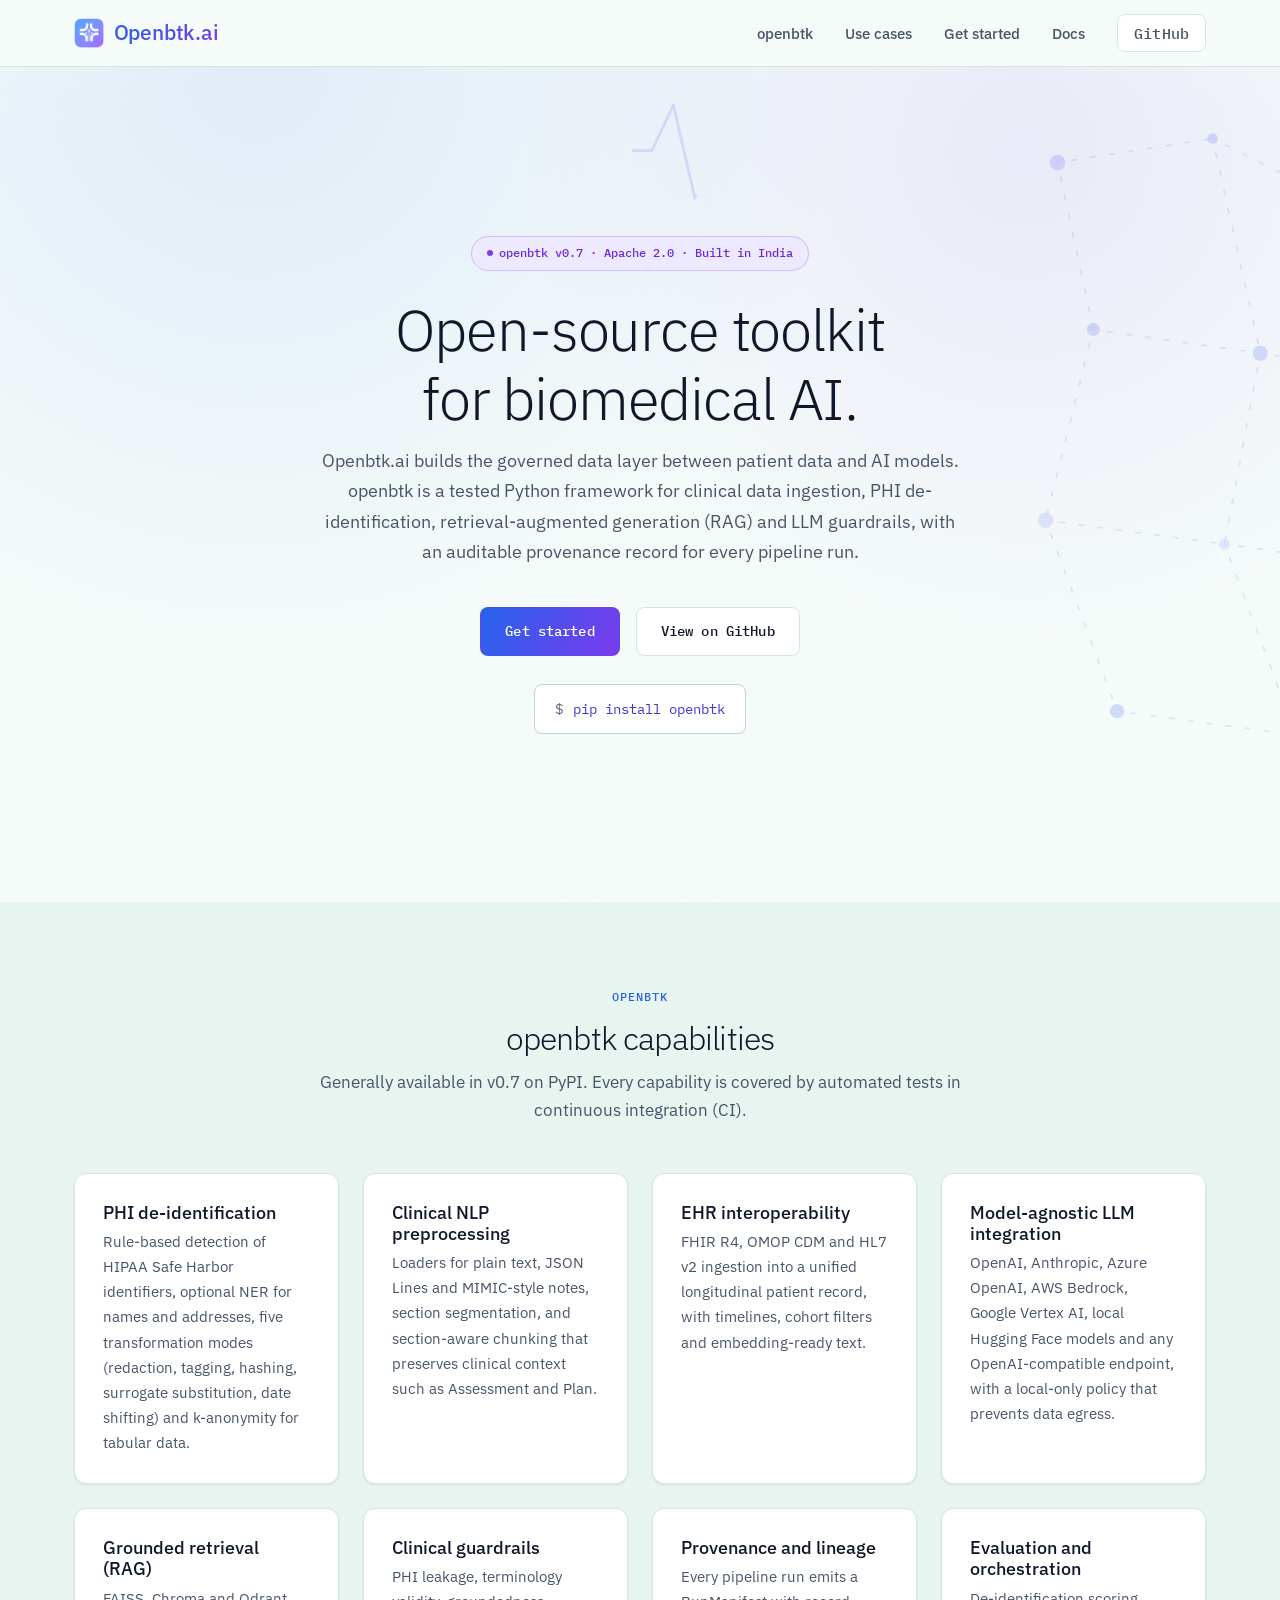
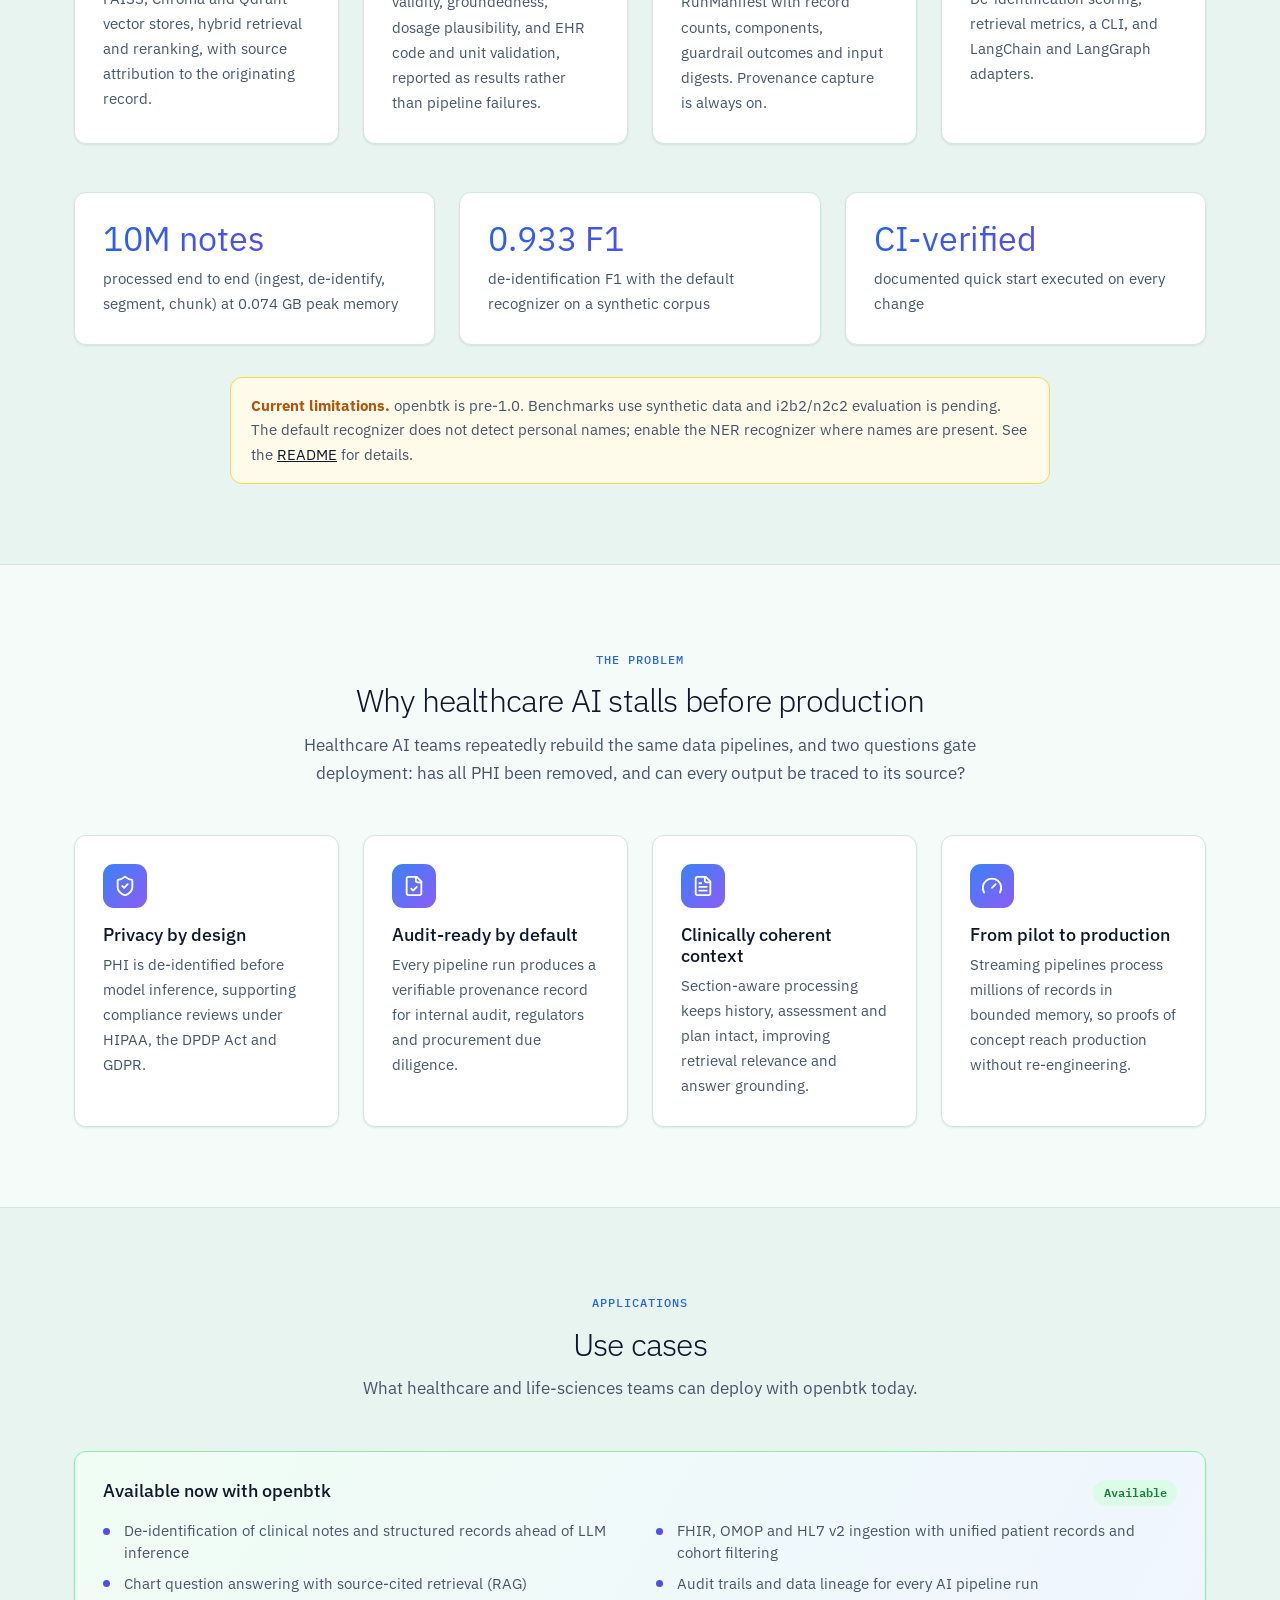
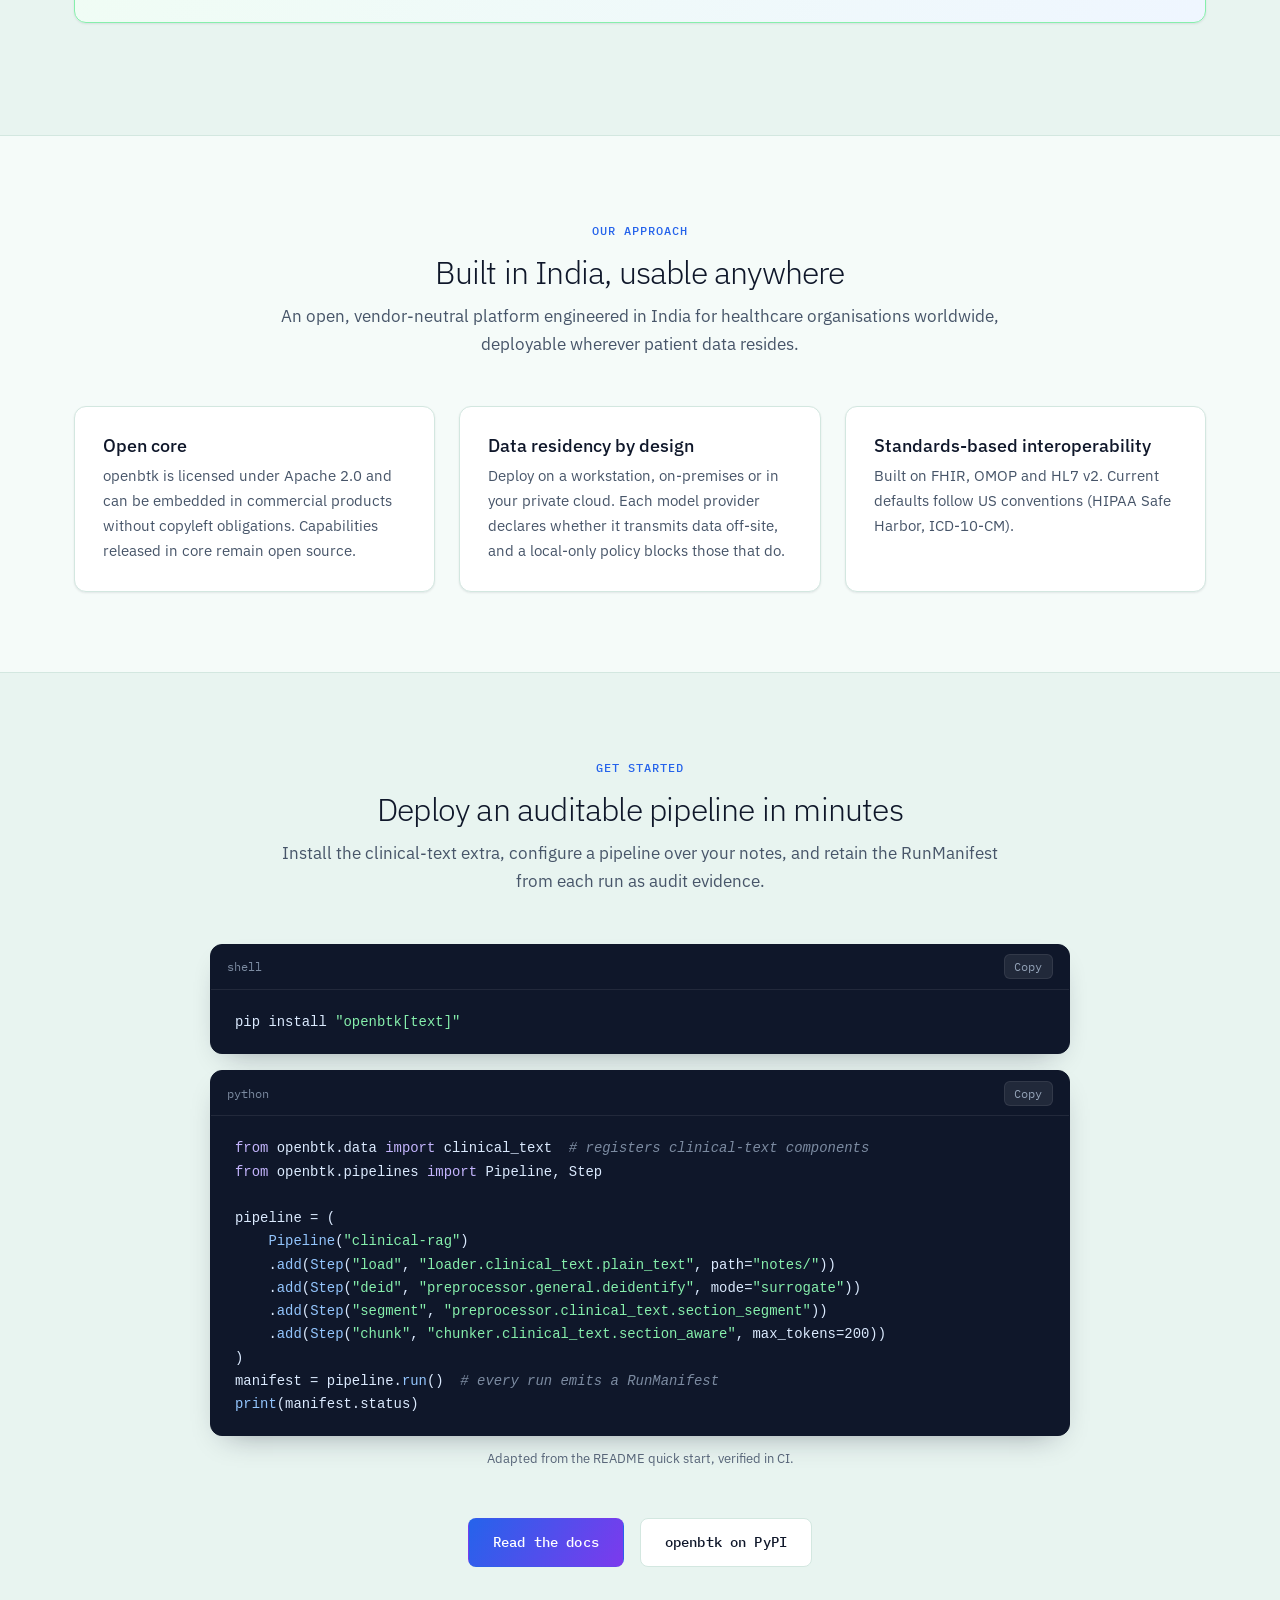
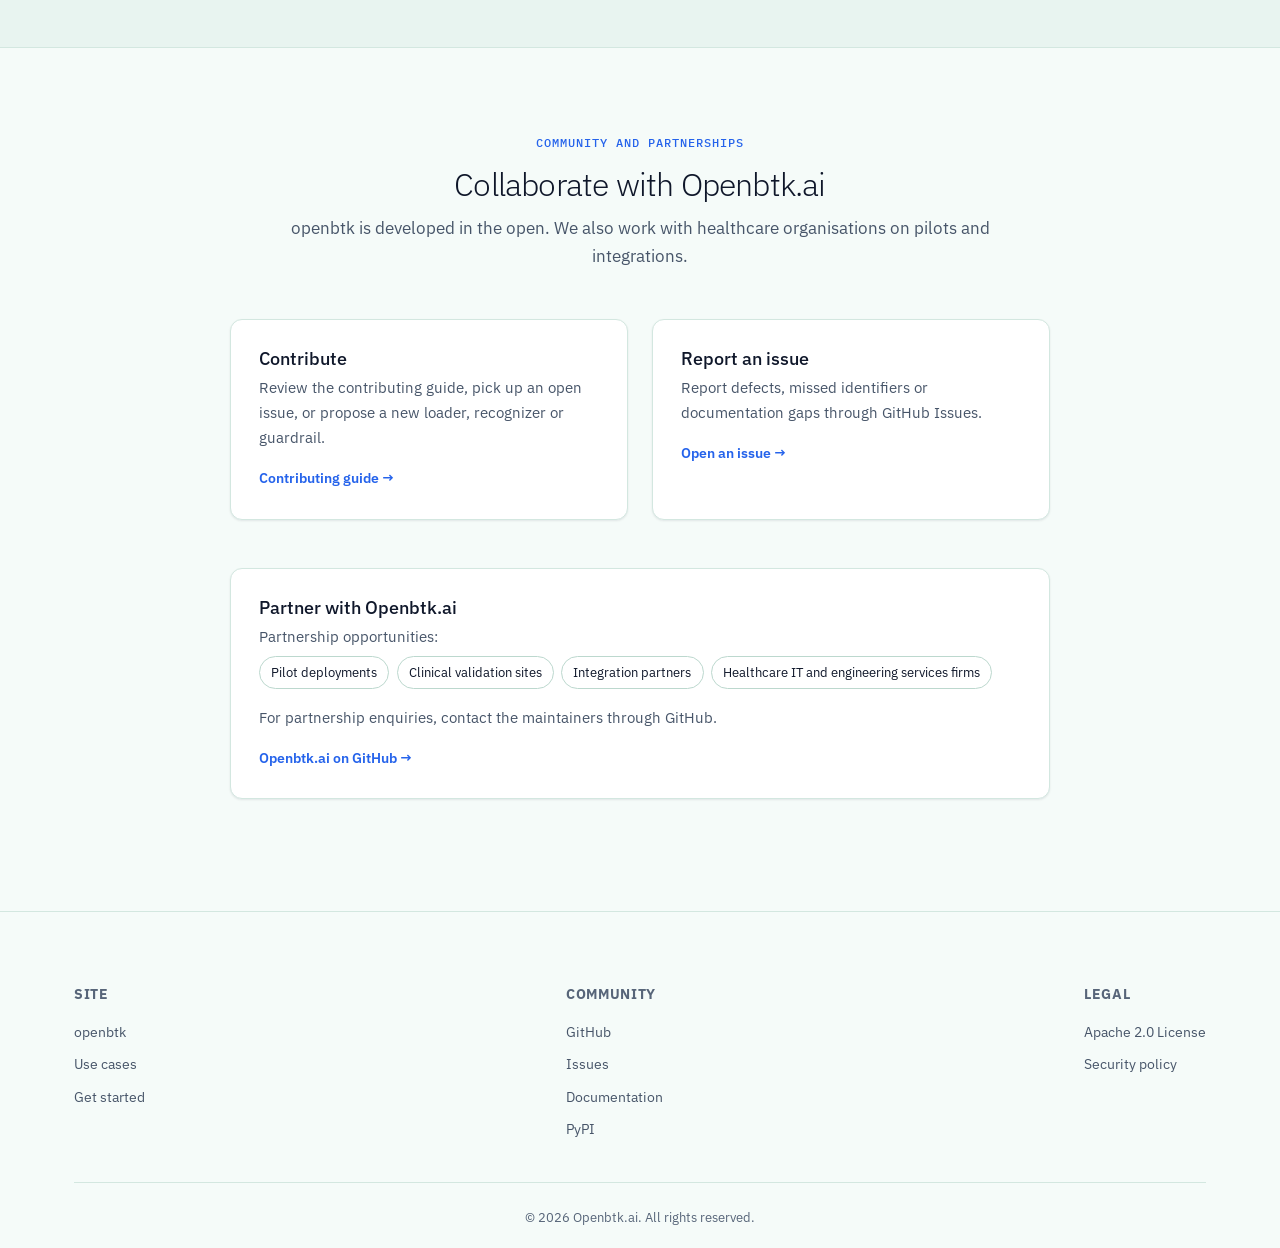
<file: index.html>
<!DOCTYPE html>
<html lang="en">
<head>
  <meta charset="UTF-8" />
  <meta name="viewport" content="width=device-width, initial-scale=1.0" />
  <title>Openbtk.ai | Home</title>
  <meta name="description" content="Openbtk.ai is an open-source biomedical toolkit for building AI applications. openbtk (v0.7, Apache 2.0) provides clinical data ingestion, PHI de-identification, retrieval-augmented generation, LLM guardrails and audit-grade provenance. Built in India, usable anywhere." />
  <link rel="canonical" href="https://www.openbtk.ai/" />
  <meta property="og:site_name" content="Openbtk.ai" />
  <meta property="og:title" content="Openbtk.ai · Open-source toolkit for biomedical AI" />
  <meta property="og:description" content="Open-source clinical data ingestion, PHI de-identification, RAG, LLM guardrails and audit-grade provenance for biomedical AI. Apache 2.0." />
  <meta property="og:type" content="website" />
  <meta property="og:url" content="https://www.openbtk.ai/" />
  <meta property="og:image" content="https://www.openbtk.ai/assets/logo.png" />
  <meta name="twitter:card" content="summary" />
  <meta name="twitter:title" content="Openbtk.ai · Open-source toolkit for biomedical AI" />
  <meta name="twitter:description" content="Open-source clinical data ingestion, PHI de-identification, RAG, LLM guardrails and audit-grade provenance for biomedical AI." />
  <meta name="twitter:image" content="https://www.openbtk.ai/assets/logo.png" />
  <link rel="icon" href="/assets/favicon.png?v=2" type="image/png" />
  <link rel="stylesheet" href="/assets/css/style.css?v=14" />
  <link rel="preconnect" href="https://fonts.googleapis.com">
  <link rel="preconnect" href="https://fonts.gstatic.com" crossorigin>
  <link href="https://fonts.googleapis.com/css2?family=IBM+Plex+Mono:wght@400;500;600&family=IBM+Plex+Sans:wght@300;400;500;600;700&display=swap" rel="stylesheet">
  <script type="application/ld+json">
  {
    "@context": "https://schema.org",
    "@type": "SoftwareSourceCode",
    "name": "openbtk",
    "description": "Open-source Python framework for clinical data ingestion, PHI de-identification, retrieval-augmented generation, LLM guardrails and audit-grade provenance.",
    "codeRepository": "https://github.com/openbtk/openbtk-core",
    "programmingLanguage": "Python",
    "license": "https://www.apache.org/licenses/LICENSE-2.0",
    "version": "0.7.0",
    "url": "https://www.openbtk.ai/",
    "publisher": { "@type": "Organization", "name": "Openbtk.ai", "url": "https://www.openbtk.ai/", "logo": "https://www.openbtk.ai/assets/logo.png" }
  }
  </script>
</head>
<body>

  <nav class="navbar">
    <div class="container">
      <a href="/" class="brand">
        <img src="/assets/logo.png?v=2" alt="" class="brand-mark" />
        <span class="brand-word">Openbtk.ai</span>
      </a>
      <div class="nav-right">
        <ul class="nav-links">
          <li><a href="#core">openbtk</a></li>
          <li><a href="#use-cases">Use cases</a></li>
          <li><a href="#get-started">Get started</a></li>
          <li><a href="https://www.openbtk.ai/openbtk-core/" target="_blank" rel="noopener">Docs</a></li>
          <li><a class="nav-cta" href="https://github.com/openbtk" target="_blank" rel="noopener">GitHub</a></li>
        </ul>
        <button class="nav-toggle" aria-label="Toggle navigation" aria-expanded="false">☰</button>
      </div>
    </div>
  </nav>

  <main>
    <section class="hero">
      <img class="hero-bg" src="/assets/hero-bg.svg?v=2" alt="" aria-hidden="true" />
      <div class="badge"><span class="badge-dot"></span> openbtk v0.7 · Apache 2.0 · Built in India</div>
      <h1>Open-source toolkit<br/>for biomedical AI.</h1>
      <p class="subtitle">Openbtk.ai builds the governed data layer between patient data and AI models. openbtk is a tested Python framework for clinical data ingestion, PHI de-identification, retrieval-augmented generation (RAG) and LLM guardrails, with an auditable provenance record for every pipeline run.</p>
      <div class="btn-group">
        <a href="#get-started" class="btn btn-primary">Get started</a>
        <a href="https://github.com/openbtk/openbtk-core" target="_blank" rel="noopener" class="btn btn-secondary">View on GitHub</a>
      </div>
      <div class="hero-install"><span class="install-chip">pip install openbtk</span></div>
    </section>

    <section class="section" id="core" style="border-top:none;">
      <div class="container">
        <div class="section-head">
          <div class="eyebrow">openbtk</div>
          <h2>openbtk capabilities</h2>
          <p>Generally available in v0.7 on PyPI. Every capability is covered by automated tests in continuous integration (CI).</p>
        </div>
        <div class="grid grid-4">
          <div class="card">
            <h4>PHI de-identification</h4>
            <p>Rule-based detection of HIPAA Safe Harbor identifiers, optional NER for names and addresses, five transformation modes (redaction, tagging, hashing, surrogate substitution, date shifting) and k-anonymity for tabular data.</p>
          </div>
          <div class="card">
            <h4>Clinical NLP preprocessing</h4>
            <p>Loaders for plain text, JSON Lines and MIMIC-style notes, section segmentation, and section-aware chunking that preserves clinical context such as Assessment and Plan.</p>
          </div>
          <div class="card">
            <h4>EHR interoperability</h4>
            <p>FHIR R4, OMOP CDM and HL7 v2 ingestion into a unified longitudinal patient record, with timelines, cohort filters and embedding-ready text.</p>
          </div>
          <div class="card">
            <h4>Model-agnostic LLM integration</h4>
            <p>OpenAI, Anthropic, Azure OpenAI, AWS Bedrock, Google Vertex AI, local Hugging Face models and any OpenAI-compatible endpoint, with a local-only policy that prevents data egress.</p>
          </div>
          <div class="card">
            <h4>Grounded retrieval (RAG)</h4>
            <p>FAISS, Chroma and Qdrant vector stores, hybrid retrieval and reranking, with source attribution to the originating record.</p>
          </div>
          <div class="card">
            <h4>Clinical guardrails</h4>
            <p>PHI leakage, terminology validity, groundedness, dosage plausibility, and EHR code and unit validation, reported as results rather than pipeline failures.</p>
          </div>
          <div class="card">
            <h4>Provenance and lineage</h4>
            <p>Every pipeline run emits a RunManifest with record counts, components, guardrail outcomes and input digests. Provenance capture is always on.</p>
          </div>
          <div class="card">
            <h4>Evaluation and orchestration</h4>
            <p>De-identification scoring, retrieval metrics, a CLI, and LangChain and LangGraph adapters.</p>
          </div>
        </div>

        <div class="stats mt-lg">
          <div class="stat">
            <div class="stat-num">10M notes</div>
            <p>processed end to end (ingest, de-identify, segment, chunk) at 0.074 GB peak memory</p>
          </div>
          <div class="stat">
            <div class="stat-num">0.933 F1</div>
            <p>de-identification F1 with the default recognizer on a synthetic corpus</p>
          </div>
          <div class="stat">
            <div class="stat-num">CI-verified</div>
            <p>documented quick start executed on every change</p>
          </div>
        </div>
        <p class="note"><strong>Current limitations.</strong> openbtk is pre-1.0. Benchmarks use synthetic data and i2b2/n2c2 evaluation is pending. The default recognizer does not detect personal names; enable the NER recognizer where names are present. See the <a href="https://github.com/openbtk/openbtk-core#readme" target="_blank" rel="noopener">README</a> for details.</p>
      </div>
    </section>

    <section class="section" id="learn">
      <div class="container">
        <div class="section-head">
          <div class="eyebrow">The problem</div>
          <h2>Why healthcare AI stalls before production</h2>
          <p>Healthcare AI teams repeatedly rebuild the same data pipelines, and two questions gate deployment: has all PHI been removed, and can every output be traced to its source?</p>
        </div>
        <div class="grid grid-4">
          <div class="card">
            <span class="eco-icon eco-icon-brand card-ico"><svg class="eco-ico" focusable="false" stroke="currentColor" fill="none" stroke-width="2" viewBox="0 0 24 24" stroke-linecap="round" stroke-linejoin="round" aria-hidden="true" xmlns="http://www.w3.org/2000/svg"><path d="M20 13c0 5-3.5 7.5-7.66 8.95a1 1 0 0 1-.67-.01C7.5 20.5 4 18 4 13V6a1 1 0 0 1 1-1c2 0 4.5-1.2 6.24-2.72a1.17 1.17 0 0 1 1.52 0C14.51 3.81 17 5 19 5a1 1 0 0 1 1 1z"></path><path d="m9 12 2 2 4-4"></path></svg></span>
            <h4>Privacy by design</h4>
            <p>PHI is de-identified before model inference, supporting compliance reviews under HIPAA, the DPDP Act and GDPR.</p>
          </div>
          <div class="card">
            <span class="eco-icon eco-icon-brand card-ico"><svg class="eco-ico" focusable="false" stroke="currentColor" fill="none" stroke-width="2" viewBox="0 0 24 24" stroke-linecap="round" stroke-linejoin="round" aria-hidden="true" xmlns="http://www.w3.org/2000/svg"><path d="M15 2H6a2 2 0 0 0-2 2v16a2 2 0 0 0 2 2h12a2 2 0 0 0 2-2V7Z"></path><path d="M14 2v4a2 2 0 0 0 2 2h4"></path><path d="m9 15 2 2 4-4"></path></svg></span>
            <h4>Audit-ready by default</h4>
            <p>Every pipeline run produces a verifiable provenance record for internal audit, regulators and procurement due diligence.</p>
          </div>
          <div class="card">
            <span class="eco-icon eco-icon-brand card-ico"><svg class="eco-ico" focusable="false" stroke="currentColor" fill="none" stroke-width="2" viewBox="0 0 24 24" stroke-linecap="round" stroke-linejoin="round" aria-hidden="true" xmlns="http://www.w3.org/2000/svg"><path d="M15 2H6a2 2 0 0 0-2 2v16a2 2 0 0 0 2 2h12a2 2 0 0 0 2-2V7Z"></path><path d="M14 2v4a2 2 0 0 0 2 2h4"></path><path d="M10 9H8"></path><path d="M16 13H8"></path><path d="M16 17H8"></path></svg></span>
            <h4>Clinically coherent context</h4>
            <p>Section-aware processing keeps history, assessment and plan intact, improving retrieval relevance and answer grounding.</p>
          </div>
          <div class="card">
            <span class="eco-icon eco-icon-brand card-ico"><svg class="eco-ico" focusable="false" stroke="currentColor" fill="none" stroke-width="2" viewBox="0 0 24 24" stroke-linecap="round" stroke-linejoin="round" aria-hidden="true" xmlns="http://www.w3.org/2000/svg"><path d="m12 14 4-4"></path><path d="M3.34 19a10 10 0 1 1 17.32 0"></path></svg></span>
            <h4>From pilot to production</h4>
            <p>Streaming pipelines process millions of records in bounded memory, so proofs of concept reach production without re-engineering.</p>
          </div>
        </div>
      </div>
    </section>

    <section class="section" id="use-cases">
      <div class="container">
        <div class="section-head">
          <div class="eyebrow">Applications</div>
          <h2>Use cases</h2>
          <p>What healthcare and life-sciences teams can deploy with openbtk today.</p>
        </div>
        <div class="card today-card">
          <div class="mod-head"><h4>Available now with openbtk</h4><span class="status-pill status-done">Available</span></div>
          <ul class="tick-list tick-cols">
            <li>De-identification of clinical notes and structured records ahead of LLM inference</li>
            <li>FHIR, OMOP and HL7 v2 ingestion with unified patient records and cohort filtering</li>
            <li>Chart question answering with source-cited retrieval (RAG)</li>
            <li>Audit trails and data lineage for every AI pipeline run</li>
          </ul>
        </div>
      </div>
    </section>

    <section class="section" id="approach">
      <div class="container">
        <div class="section-head">
          <div class="eyebrow">Our approach</div>
          <h2>Built in India, usable anywhere</h2>
          <p>An open, vendor-neutral platform engineered in India for healthcare organisations worldwide, deployable wherever patient data resides.</p>
        </div>
        <div class="grid grid-3">
          <div class="card">
            <h4>Open core</h4>
            <p>openbtk is licensed under Apache 2.0 and can be embedded in commercial products without copyleft obligations. Capabilities released in core remain open source.</p>
          </div>
          <div class="card">
            <h4>Data residency by design</h4>
            <p>Deploy on a workstation, on-premises or in your private cloud. Each model provider declares whether it transmits data off-site, and a local-only policy blocks those that do.</p>
          </div>
          <div class="card">
            <h4>Standards-based interoperability</h4>
            <p>Built on FHIR, OMOP and HL7 v2. Current defaults follow US conventions (HIPAA Safe Harbor, ICD-10-CM).</p>
          </div>
        </div>
      </div>
    </section>

    <section class="section" id="get-started">
      <div class="container">
        <div class="section-head">
          <div class="eyebrow">Get started</div>
          <h2>Deploy an auditable pipeline in minutes</h2>
          <p>Install the clinical-text extra, configure a pipeline over your notes, and retain the RunManifest from each run as audit evidence.</p>
        </div>
        <div class="code-wrap">
          <div class="code-block">
            <div class="code-block-head"><span>shell</span><button class="copy-btn" type="button">Copy</button></div>
            <pre><code>pip install <span class="tok-str">"openbtk[text]"</span></code></pre>
          </div>
          <div class="code-block" style="margin-top:1rem;">
            <div class="code-block-head"><span>python</span><button class="copy-btn" type="button">Copy</button></div>
            <pre><code><span class="tok-kw">from</span> openbtk.data <span class="tok-kw">import</span> clinical_text  <span class="tok-com"># registers clinical-text components</span>
<span class="tok-kw">from</span> openbtk.pipelines <span class="tok-kw">import</span> Pipeline, Step

pipeline = (
    <span class="tok-fn">Pipeline</span>(<span class="tok-str">"clinical-rag"</span>)
    .<span class="tok-fn">add</span>(<span class="tok-fn">Step</span>(<span class="tok-str">"load"</span>, <span class="tok-str">"loader.clinical_text.plain_text"</span>, path=<span class="tok-str">"notes/"</span>))
    .<span class="tok-fn">add</span>(<span class="tok-fn">Step</span>(<span class="tok-str">"deid"</span>, <span class="tok-str">"preprocessor.general.deidentify"</span>, mode=<span class="tok-str">"surrogate"</span>))
    .<span class="tok-fn">add</span>(<span class="tok-fn">Step</span>(<span class="tok-str">"segment"</span>, <span class="tok-str">"preprocessor.clinical_text.section_segment"</span>))
    .<span class="tok-fn">add</span>(<span class="tok-fn">Step</span>(<span class="tok-str">"chunk"</span>, <span class="tok-str">"chunker.clinical_text.section_aware"</span>, max_tokens=200))
)
manifest = pipeline.<span class="tok-fn">run</span>()  <span class="tok-com"># every run emits a RunManifest</span>
<span class="tok-fn">print</span>(manifest.status)</code></pre>
          </div>
          <p class="code-caption">Adapted from the README quick start, verified in CI.</p>
        </div>
        <div class="btn-group mt-lg">
          <a href="https://www.openbtk.ai/openbtk-core/" target="_blank" rel="noopener" class="btn btn-primary">Read the docs</a>
          <a href="https://pypi.org/project/openbtk/" target="_blank" rel="noopener" class="btn btn-secondary">openbtk on PyPI</a>
        </div>
      </div>
    </section>

    <section class="section" id="community">
      <div class="container">
        <div class="section-head">
          <div class="eyebrow">Community and partnerships</div>
          <h2>Collaborate with Openbtk.ai</h2>
          <p>openbtk is developed in the open. We also work with healthcare organisations on pilots and integrations.</p>
        </div>
        <div class="grid grid-2" style="max-width:820px;margin:0 auto;">
          <div class="card">
            <h4>Contribute</h4>
            <p>Review the contributing guide, pick up an open issue, or propose a new loader, recognizer or guardrail.</p>
            <a class="product-card-link" href="https://github.com/openbtk/openbtk-core/blob/main/CONTRIBUTING.md" target="_blank" rel="noopener">Contributing guide →</a>
          </div>
          <div class="card">
            <h4>Report an issue</h4>
            <p>Report defects, missed identifiers or documentation gaps through GitHub Issues.</p>
            <a class="product-card-link" href="https://github.com/openbtk/openbtk-core/issues" target="_blank" rel="noopener">Open an issue →</a>
          </div>
        </div>
        <div class="card partner-card mt-lg">
          <h4>Partner with Openbtk.ai</h4>
          <p>Partnership opportunities:</p>
          <ul class="chip-list partner-chips"><li>Pilot deployments</li><li>Clinical validation sites</li><li>Integration partners</li><li>Healthcare IT and engineering services firms</li></ul>
          <p class="partner-note">For partnership enquiries, contact the maintainers through GitHub.</p>
          <a class="product-card-link" href="https://github.com/openbtk" target="_blank" rel="noopener">Openbtk.ai on GitHub →</a>
        </div>
      </div>
    </section>
  </main>

  <footer>
    <div class="container">
      <div class="footer-grid">
        <div class="footer-col">
          <h5>Site</h5>
          <a href="#core">openbtk</a>
          <a href="#use-cases">Use cases</a>
          <a href="#get-started">Get started</a>
        </div>
        <div class="footer-col">
          <h5>Community</h5>
          <a href="https://github.com/openbtk" target="_blank" rel="noopener">GitHub</a>
          <a href="https://github.com/openbtk/openbtk-core/issues" target="_blank" rel="noopener">Issues</a>
          <a href="https://www.openbtk.ai/openbtk-core/" target="_blank" rel="noopener">Documentation</a>
          <a href="https://pypi.org/project/openbtk/" target="_blank" rel="noopener">PyPI</a>
        </div>
        <div class="footer-col">
          <h5>Legal</h5>
          <a href="https://github.com/openbtk/openbtk-core/blob/main/LICENSE" target="_blank" rel="noopener">Apache 2.0 License</a>
          <a href="https://github.com/openbtk/openbtk-core/blob/main/SECURITY.md" target="_blank" rel="noopener">Security policy</a>
        </div>
      </div>
      <div class="footer-bottom">
        &copy; 2026 Openbtk.ai. All rights reserved.
      </div>
    </div>
  </footer>

  <script src="/assets/js/main.js?v=2"></script>
</body>
</html>
</file>
<file: assets/css/style.css>
/* ==========================================================================
   openbtk.ai — shared design system
   One stylesheet for the whole site (Home, OpenBTK, Roadmap, Ecosystem).
   ========================================================================== */

:root {
  /* Light theme: Clinical mint */
  --bg-base: #f5fbf9;
  --bg-base-alt: #e8f4f0;
  --bg-panel: #ffffff;
  --bg-panel-solid: #e8f4f0;
  --border-soft: #d3e7e0;
  --border-strong: #bcd8ce;

  --accent-blue: #2563eb;
  --accent-violet: #7c3aed;
  --accent-gradient: linear-gradient(120deg, var(--accent-blue), var(--accent-violet));

  --text-primary: #0f172a;
  --text-dim: #475569;
  --text-faint: #576579;

  --status-done-bg: #dcfce7;
  --status-done-fg: #15803d;
  --status-progress-bg: #dbeafe;
  --status-progress-fg: #1d4ed8;
  --status-planned-bg: #eef2f6;
  --status-planned-fg: #475569;

  --font-sans: "IBM Plex Sans", system-ui, -apple-system, "Segoe UI", sans-serif;
  --font-mono: "IBM Plex Mono", ui-monospace, "SFMono-Regular", Menlo, Consolas, monospace;

  --radius-sm: 8px;
  --radius-md: 12px;
  --radius-lg: 20px;
  --container: 1180px;
}

* { box-sizing: border-box; }

html { scroll-behavior: smooth; }

body {
  margin: 0;
  font-family: var(--font-sans);
  background-color: var(--bg-base);
  color: var(--text-primary);
  line-height: 1.65;
  -webkit-font-smoothing: antialiased;
}

img, svg { max-width: 100%; display: block; }

a { color: inherit; }

.container {
  max-width: var(--container);
  margin: 0 auto;
  padding: 0 1.5rem;
}

h1, h2, h3, h4 { line-height: 1.2; margin: 0 0 0.75rem; font-weight: 500; }
h1, h2 { font-weight: 300; letter-spacing: -0.025em; }
p { margin: 0 0 1rem; }

.eyebrow {
  display: inline-block;
  font-size: 0.8rem;
  font-weight: 600;
  letter-spacing: 0.06em;
  text-transform: uppercase;
  color: var(--accent-blue);
  margin-bottom: 0.75rem;
}

.section {
  padding: 5rem 0;
  border-top: 1px solid var(--border-soft);
  scroll-margin-top: 5rem;
}

.section-head {
  max-width: 720px;
  margin: 0 auto 3rem;
  text-align: center;
}

.section-head h2 { font-size: 2rem; }
.section-head p { color: var(--text-dim); font-size: 1.05rem; }

/* --------------------------- Navbar --------------------------- */

.navbar {
  position: sticky;
  top: 0;
  z-index: 1000;
  display: flex;
  align-items: center;
  justify-content: space-between;
  padding: 1rem 1.5rem;
  background-color: rgba(245, 251, 249, 0.88);
  backdrop-filter: blur(12px);
  border-bottom: 1px solid var(--border-soft);
}

.navbar .container {
  display: flex;
  align-items: center;
  justify-content: space-between;
  width: 100%;
}

.brand {
  display: flex;
  align-items: center;
  gap: 0.6rem;
  text-decoration: none;
}

.brand-mark { width: 30px; height: 30px; flex-shrink: 0; }

.nav-right {
  display: flex;
  align-items: center;
  gap: 1.5rem;
  position: relative;
}

.brand-word {
  font-size: 1.3rem;
  font-weight: 500;
  background: var(--accent-gradient);
  -webkit-background-clip: text;
  background-clip: text;
  color: transparent;
  letter-spacing: -0.01em;
}

.nav-links {
  display: flex;
  align-items: center;
  gap: 2rem;
  list-style: none;
  margin: 0;
  padding: 0;
}

.nav-links a {
  color: var(--text-dim);
  text-decoration: none;
  font-weight: 500;
  font-size: 0.95rem;
  transition: color 0.2s;
  position: relative;
}

.nav-links a:hover,
.nav-links a[aria-current="page"] { color: var(--text-primary); }

.nav-links a[aria-current="page"]::after {
  content: "";
  position: absolute;
  left: 0; right: 0; bottom: -0.6rem;
  height: 2px;
  background: var(--accent-gradient);
  border-radius: 2px;
}

.nav-cta {
  background: #ffffff;
  padding: 0.5rem 1rem;
  border-radius: var(--radius-sm);
  border: 1px solid var(--border-soft);
}
.nav-cta:hover { border-color: var(--border-strong); }

.nav-toggle {
  display: none;
  background: none;
  border: 1px solid var(--border-soft);
  border-radius: var(--radius-sm);
  padding: 0.5rem 0.65rem;
  color: var(--text-primary);
  cursor: pointer;
}

/* --------------------------- Buttons --------------------------- */

.btn {
  display: inline-flex;
  align-items: center;
  gap: 0.5rem;
  padding: 0.75rem 1.5rem;
  border-radius: var(--radius-sm);
  font-weight: 600;
  font-size: 0.95rem;
  text-decoration: none;
  border: 1px solid transparent;
  transition: transform 0.15s ease, background 0.2s, border-color 0.2s;
  cursor: pointer;
}
.btn:hover { transform: translateY(-1px); }

.btn-primary {
  background: var(--accent-gradient);
  color: #ffffff;
}

.btn-secondary {
  background: #ffffff;
  color: var(--text-primary);
  border-color: var(--border-soft);
}
.btn-secondary:hover { border-color: var(--border-strong); }

.btn-group {
  display: flex;
  flex-wrap: wrap;
  gap: 1rem;
  align-items: center;
  justify-content: center;
}

/* --------------------------- Badges / status pills --------------------------- */

.badge {
  display: inline-flex;
  align-items: center;
  gap: 0.4rem;
  padding: 0.4rem 0.9rem;
  border-radius: 999px;
  font-size: 0.8rem;
  font-weight: 600;
  background: #ede9fe;
  color: #6d28d9;
  border: 1px solid rgba(139, 92, 246, 0.3);
  margin-bottom: 1.5rem;
}
.badge-dot {
  width: 6px; height: 6px; border-radius: 50%;
  background: #7c3aed;
  animation: pulse 2s ease-in-out infinite;
}
@keyframes pulse {
  0%, 100% { opacity: 1; }
  50% { opacity: 0.35; }
}

.status-pill {
  display: inline-block;
  padding: 0.2rem 0.65rem;
  border-radius: 999px;
  font-size: 0.75rem;
  font-weight: 600;
  white-space: nowrap;
}
.status-live { background: var(--status-progress-bg); color: var(--status-progress-fg); }
.status-progress { background: var(--status-progress-bg); color: var(--status-progress-fg); }
.status-done { background: var(--status-done-bg); color: var(--status-done-fg); }
.status-planned { background: var(--status-planned-bg); color: var(--status-planned-fg); }

/* --------------------------- Hero --------------------------- */

.hero {
  position: relative;
  text-align: center;
  padding: 3rem 1.5rem;
  overflow: hidden;
  min-height: calc(100vh - 65px);
  min-height: calc(100svh - 65px);
  display: flex;
  flex-direction: column;
  align-items: center;
  justify-content: center;
  background:
    radial-gradient(circle at 20% 0%, rgba(37, 99, 235, 0.10), transparent 45%),
    radial-gradient(circle at 80% 10%, rgba(124, 58, 237, 0.09), transparent 40%),
    var(--bg-base);
}

.hero-bg {
  position: absolute;
  inset: 0;
  width: 100%;
  height: 100%;
  opacity: 0.5;
  z-index: 0;
  pointer-events: none;
  user-select: none;
}

.hero > *:not(.hero-bg) { position: relative; z-index: 1; }

.hero h1 {
  font-size: clamp(2.2rem, 5vw, 3.6rem);
  letter-spacing: -0.02em;
  max-width: 900px;
  margin-left: auto;
  margin-right: auto;
}

.hero .subtitle {
  font-size: 1.15rem;
  color: var(--text-dim);
  max-width: 640px;
  margin: 0 auto 2.5rem;
}

.install-chip {
  display: inline-flex;
  align-items: center;
  gap: 0.6rem;
  background: var(--bg-panel-solid);
  padding: 0.75rem 1.25rem;
  border-radius: var(--radius-sm);
  font-family: var(--font-mono);
  font-size: 0.9rem;
  border: 1px solid var(--border-strong);
  background: #ffffff;
  color: #4338ca;
}
.install-chip::before { content: "$"; color: var(--text-faint); }

/* --------------------------- Cards / grids --------------------------- */

.grid {
  display: grid;
  gap: 1.5rem;
}
.grid-2 { grid-template-columns: repeat(2, 1fr); }
.grid-3 { grid-template-columns: repeat(3, 1fr); }
.grid-4 { grid-template-columns: repeat(4, 1fr); }
.grid-auto { grid-template-columns: repeat(auto-fit, minmax(240px, 1fr)); }

.card {
  background: var(--bg-panel);
  border: 1px solid var(--border-soft);
  border-radius: var(--radius-md);
  padding: 1.75rem;
  transition: transform 0.2s, border-color 0.2s;
}
.card:hover { transform: translateY(-4px); border-color: var(--border-strong); }

.card .icon { font-size: 1.75rem; margin-bottom: 0.9rem; }
.card h4 { font-size: 1.1rem; margin-bottom: 0.4rem; }
.card p { color: var(--text-dim); font-size: 0.95rem; margin: 0; }

.card-list {
  list-style: none;
  margin: 0.75rem 0 0;
  padding: 0;
  color: var(--text-dim);
  font-size: 0.9rem;
}
.card-list li { padding: 0.15rem 0; padding-left: 1.1rem; position: relative; }
.card-list li::before {
  content: "";
  position: absolute; left: 0; top: 0.65em;
  width: 5px; height: 5px; border-radius: 50%;
  background: var(--accent-blue);
}

/* Product / lineup cards (Home + Ecosystem) */
.product-card {
  background: var(--bg-panel);
  border: 1px solid var(--border-soft);
  border-radius: var(--radius-lg);
  padding: 2rem;
  display: flex;
  flex-direction: column;
  gap: 0.75rem;
}
.product-card-head {
  display: flex;
  align-items: center;
  justify-content: space-between;
  gap: 0.75rem;
}
.product-card h3 { margin: 0; font-size: 1.3rem; }
.product-card p { color: var(--text-dim); margin: 0; font-size: 0.95rem; }
.product-card .role { color: var(--text-faint); font-size: 0.82rem; text-transform: uppercase; letter-spacing: 0.05em; }
.product-card-link {
  margin-top: auto;
  font-weight: 600;
  font-size: 0.9rem;
  color: var(--accent-blue);
  text-decoration: none;
}

/* Persona cards */
.persona-card { background: var(--bg-panel); border: 1px solid var(--border-soft); border-radius: var(--radius-md); padding: 1.5rem; }
.persona-card .name { font-weight: 700; font-size: 1.05rem; }
.persona-card .role { color: var(--accent-blue); font-size: 0.85rem; font-weight: 600; margin-bottom: 0.6rem; }
.persona-card p { color: var(--text-dim); font-size: 0.9rem; margin: 0; }

/* --------------------------- Architecture diagram (Mermaid) --------------------------- */

.arch-panel {
  background: var(--bg-panel);
  border: 1px solid var(--border-soft);
  border-radius: var(--radius-lg);
  padding: 2rem 1rem;
  max-width: 620px;
  margin: 0 auto;
  overflow-x: auto;
}

.mermaid { display: block; text-align: center; }
.mermaid svg {
  max-width: 100% !important;
  width: 100% !important;
  height: auto !important;
  display: inline-block;
}
.mermaid .mm-sub { font-size: 0.78em; opacity: 0.75; font-weight: 400; }

/* Animate the connecting edges so data visibly "flows" down the stack */
.mermaid svg .edgePath .path,
.mermaid svg path.flowchart-link {
  stroke-dasharray: 6 5;
  animation: arch-flow 1.4s linear infinite;
}

@keyframes arch-flow {
  to { stroke-dashoffset: -22; }
}

@media (prefers-reduced-motion: reduce) {
  .mermaid svg .edgePath .path,
  .mermaid svg path.flowchart-link {
    animation: none;
  }
}

/* --------------------------- Code blocks --------------------------- */

.code-block {
  position: relative;
  /* code stays dark on the light theme */
  --border-soft: rgba(255, 255, 255, 0.08);
  --border-strong: rgba(255, 255, 255, 0.18);
  --text-primary: #f1f5f9;
  --text-dim: #94a3b8;
  --text-faint: #7c8ba1;
  background: #0f172a;
  color: #f1f5f9;
  border: 1px solid #0f172a;
  box-shadow: 0 12px 30px -16px rgba(15, 23, 42, 0.45);
  border-radius: var(--radius-md);
  overflow: hidden;
  text-align: left;
}
.code-block-head {
  display: flex;
  align-items: center;
  justify-content: space-between;
  padding: 0.6rem 1rem;
  border-bottom: 1px solid var(--border-soft);
  font-size: 0.78rem;
  color: var(--text-faint);
  font-family: var(--font-mono);
}
.copy-btn {
  background: rgba(255, 255, 255, 0.08);
  border: 1px solid var(--border-soft);
  color: var(--text-dim);
  border-radius: 6px;
  padding: 0.25rem 0.6rem;
  font-size: 0.75rem;
  cursor: pointer;
  font-family: var(--font-sans);
}
.copy-btn:hover { color: var(--text-primary); border-color: var(--border-strong); }

.code-block pre {
  margin: 0;
  padding: 1.25rem 1.5rem;
  overflow-x: auto;
  font-family: var(--font-mono);
  font-size: 0.87rem;
  line-height: 1.6;
}
.code-block code { color: #dbeafe; }
.tok-kw { color: #c4b5fd; }
.tok-str { color: #86efac; }
.tok-com { color: #64748b; font-style: italic; }
.tok-fn { color: #93c5fd; }

.code-caption {
  text-align: center;
  color: var(--text-faint);
  font-size: 0.82rem;
  margin-top: 0.75rem;
}

/* --------------------------- Comparison table --------------------------- */

.table-wrap { overflow-x: auto; border: 1px solid var(--border-soft); border-radius: var(--radius-md); }
table.compare { width: 100%; border-collapse: collapse; min-width: 720px; font-size: 0.9rem; }
table.compare th, table.compare td {
  padding: 0.85rem 1.1rem;
  text-align: left;
  border-bottom: 1px solid var(--border-soft);
}
table.compare th { background: var(--bg-panel-solid); color: var(--text-primary); font-weight: 600; }
table.compare td { color: var(--text-dim); }
table.compare tr:last-child td { border-bottom: none; }
table.compare td:first-child, table.compare th:first-child { color: var(--text-primary); font-weight: 600; white-space: nowrap; }

/* --------------------------- Footer --------------------------- */

footer {
  border-top: 1px solid var(--border-soft);
  padding: 3rem 1.5rem 2rem;
  margin-top: 2rem;
}
.footer-grid {
  display: flex;
  justify-content: space-between;
  flex-wrap: wrap;
  gap: 2rem;
  margin-bottom: 2rem;
}
.footer-col h5 { font-size: 0.85rem; text-transform: uppercase; letter-spacing: 0.05em; color: var(--text-faint); margin-bottom: 0.9rem; }
.footer-col a { display: block; color: var(--text-dim); text-decoration: none; font-size: 0.9rem; margin-bottom: 0.55rem; }
.footer-col a:hover { color: var(--text-primary); }
.footer-bottom {
  border-top: 1px solid var(--border-soft);
  padding-top: 1.5rem;
  text-align: center;
  color: var(--text-faint);
  font-size: 0.82rem;
  line-height: 1.7;
}

/* --------------------------- Utility --------------------------- */

.text-center { text-align: center; }
.mt-lg { margin-top: 3rem; }
.two-col { display: grid; grid-template-columns: 1fr 1fr; gap: 2rem; }

/* --------------------------- Responsive --------------------------- */

@media (max-width: 900px) {
  .grid-4 { grid-template-columns: repeat(2, 1fr); }
  .grid-3 { grid-template-columns: repeat(2, 1fr); }
  .grid-2, .two-col { grid-template-columns: 1fr; }
}

@media (max-width: 1000px) {
  .nav-right { position: static; }
  .nav-toggle { display: inline-flex; align-items: center; justify-content: center; }
  .nav-links {
    position: absolute;
    top: 100%; left: 0; right: 0;
    flex-direction: column;
    align-items: flex-start;
    gap: 0;
    background: var(--bg-base-alt);
    border-bottom: 1px solid var(--border-soft);
    padding: 0.5rem 1.5rem 1rem;
    box-shadow: 0 12px 24px -16px rgba(15, 23, 42, 0.35);
    display: none;
  }
  .nav-links.is-open { display: flex; }
  .nav-links li { width: 100%; padding: 0.6rem 0; border-bottom: 1px solid var(--border-soft); }
  .nav-links li:last-child { border-bottom: none; }
  .nav-links a[aria-current="page"]::after { display: none; }
}

@media (max-width: 720px) {
  .grid-4, .grid-3 { grid-template-columns: 1fr; }
  .footer-grid { flex-direction: column; }
}

/* --------------------------- Home v2 additions (Nov 2026) --------------------------- */

.hero-install { margin-top: 1.75rem; }

.stats {
  display: grid;
  grid-template-columns: repeat(3, 1fr);
  gap: 1.5rem;
}
.stat {
  background: var(--bg-panel);
  border: 1px solid var(--border-soft);
  border-radius: var(--radius-md);
  padding: 1.75rem;
}
.stat-num {
  font-size: 2.1rem;
  font-weight: 400;
  line-height: 1.1;
  margin-bottom: 0.5rem;
  background: var(--accent-gradient);
  -webkit-background-clip: text;
  background-clip: text;
  color: transparent;
}
.stat p { color: var(--text-dim); font-size: 0.95rem; margin: 0; }

.note {
  max-width: 820px;
  margin: 2rem auto 0;
  padding: 1rem 1.25rem;
  border: 1px solid #fcd34d;
  background: #fffbeb;
  border-radius: var(--radius-md);
  color: var(--text-dim);
  font-size: 0.92rem;
}
.note strong { color: #b45309; }
.note a { color: var(--text-primary); }

.card .product-card-link { display: inline-block; margin-top: 1rem; }

.code-wrap { max-width: 860px; margin: 0 auto; }

@media (max-width: 900px) {
  .stats { grid-template-columns: 1fr; }
}

/* ---------- Layered stack component ---------- */
.eco {
  display: grid;
  grid-template-columns: minmax(0, 2.4fr) minmax(0, 1fr);
  gap: 1.25rem;
  max-width: 1080px;
  margin: 0 auto;
}
.eco-stack { display: flex; flex-direction: column; gap: 0.75rem; min-width: 0; }
.eco-apps { display: flex; align-items: center; gap: 0.75rem; flex-wrap: wrap; padding: 0.25rem 0 0.5rem; }
.eco-apps-label { color: var(--text-dim); font-size: 0.85rem; font-weight: 600; letter-spacing: 0.02em; min-width: 6.5rem; }
.eco-apps ul { list-style: none; display: flex; flex-wrap: wrap; gap: 0.5rem; margin: 0; padding: 0; }
.eco-apps li {
  border: 1px solid var(--border-strong);
  border-radius: 999px;
  padding: 0.35rem 0.85rem;
  font-size: 0.82rem;
  color: var(--text-primary);
  background: #ffffff;
}
.eco-row { display: grid; grid-template-columns: 1fr 1fr; gap: 0.75rem; }
.eco-layer {
  position: relative;
  display: grid;
  grid-template-columns: auto minmax(0, 1fr);
  grid-template-areas: "icon text" "icon badge";
  column-gap: 0.9rem;
  row-gap: 0.6rem;
  align-items: center;
  padding: 1rem 1.1rem;
  border-radius: 14px;
  background: var(--bg-panel);
  border: 1px solid var(--border-soft);
}
.eco-wide { grid-template-areas: "icon text badge"; grid-template-columns: auto minmax(0, 1fr) auto; }
.eco-layer .eco-icon { grid-area: icon; }
.eco-text { grid-area: text; min-width: 0; }
.eco-layer .eco-badge { grid-area: badge; justify-self: start; }
.eco-wide .eco-badge { justify-self: end; }
.eco-text h3 { font-size: 1.02rem; margin: 0 0 0.2rem; line-height: 1.3; }
.eco-text p { color: var(--text-dim); font-size: 0.88rem; margin: 0; line-height: 1.45; }
.eco-num { color: var(--text-faint); font-weight: 700; margin-right: 0.5rem; }
.eco-ver {
  font-size: 0.75rem; font-weight: 600; margin-left: 0.4rem; padding: 0.1rem 0.45rem;
  border-radius: 6px; background: #dbeafe; color: #1d4ed8; vertical-align: 0.1em;
}
.eco-link { display: inline-block; margin-top: 0.4rem; font-size: 0.85rem; color: #2563eb; text-decoration: none; font-weight: 600; }
.eco-link:hover { text-decoration: underline; }
.eco-core {
  background: linear-gradient(120deg, #eff6ff, #f5f3ff);
  border-color: #93c5fd;
  box-shadow: 0 0 0 1px rgba(37, 99, 235, 0.08), 0 12px 28px -16px rgba(37, 99, 235, 0.45);
}
.eco-data { background: #fffbeb; border-color: #fcd34d; }

.eco-icon {
  display: inline-flex; align-items: center; justify-content: center;
  width: 44px; height: 44px; border-radius: 11px; color: #fff; flex-shrink: 0;
}
.eco-ico { width: 22px; height: 22px; }
.eco-icon-brand { background: linear-gradient(135deg, #3b82f6, #8b5cf6); }
.eco-icon-cyan { background: linear-gradient(135deg, #06b6d4, #2563eb); }
.eco-icon-amber { background: linear-gradient(135deg, #f59e0b, #ea580c); }
.eco-icon-slate { background: #1e293b; border: 1px solid #1e293b; color: #ffffff; width: 38px; height: 38px; border-radius: 10px; }
.eco-icon-slate .eco-ico { width: 18px; height: 18px; }

.eco-badge {
  white-space: nowrap; font-size: 0.72rem; font-weight: 700; letter-spacing: 0.02em;
  padding: 0.28rem 0.7rem; border-radius: 999px; border: 1px solid;
}
.eco-badge-ent { color: #6d28d9; border-color: #c4b5fd; background: #f5f3ff; }
.eco-badge-oss { color: #15803d; border-color: #86efac; background: #f0fdf4; }

.eco-shared {
  background: var(--bg-panel);
  border: 1px solid var(--border-soft);
  border-radius: 14px;
  padding: 1.25rem 1.2rem;
  align-self: stretch;
}
.eco-shared h3 { font-size: 1.02rem; margin: 0 0 1rem; }
.eco-shared ul { list-style: none; margin: 0; padding: 0; display: flex; flex-direction: column; gap: 1rem; }
.eco-shared li { display: flex; align-items: center; gap: 0.8rem; font-size: 0.9rem; line-height: 1.4; color: var(--text-primary); }
.eco-foot { text-align: center; color: var(--text-faint); font-size: 0.85rem; margin: 1.5rem auto 0; max-width: 640px; }

/* Bottom-up build, added by JS only when motion is allowed */
.eco-anim .eco-reveal { opacity: 0; transform: translateY(14px); transition: opacity 0.5s ease, transform 0.5s ease; transition-delay: calc(var(--d, 0) * 0.15s); }
.eco-anim.is-visible .eco-reveal { opacity: 1; transform: none; }

@media (max-width: 900px) {
  .eco { grid-template-columns: 1fr; }
}
@media (max-width: 640px) {
  .eco-row { grid-template-columns: 1fr; }
  .eco-wide { grid-template-areas: "icon text" "icon badge"; grid-template-columns: auto minmax(0, 1fr); }
  .eco-wide .eco-badge { justify-self: start; }
  .eco-apps-label { min-width: 0; width: 100%; }
}

/* ---------- Shared list, chip and card helpers ---------- */
.mod-head { display: flex; align-items: flex-start; justify-content: space-between; gap: 0.6rem; margin-bottom: 0.4rem; }
.mod-head h4 { margin: 0; }
.mod-head .status-pill { flex-shrink: 0; white-space: nowrap; }
.mod-card p { font-size: 0.9rem; }
.mod-fmt { margin-top: 0.75rem; font-family: var(--font-mono); font-size: 0.75rem; color: var(--text-faint); }

.tick-list { list-style: none; margin: 0.9rem 0 0; padding: 0; display: flex; flex-direction: column; gap: 0.5rem; }
.tick-list li { position: relative; padding-left: 1.3rem; color: var(--text-dim); font-size: 0.92rem; line-height: 1.45; }
.tick-list li::before {
  content: ""; position: absolute; left: 0; top: 0.5em; width: 7px; height: 7px; border-radius: 50%;
  background: var(--accent-gradient);
}
.tick-cols { display: grid; grid-template-columns: repeat(2, minmax(0, 1fr)); gap: 0.6rem 2rem; }

.chip-list { list-style: none; margin: 0.6rem 0 0; padding: 0; display: flex; flex-wrap: wrap; gap: 0.45rem; }
.chip-list li {
  font-size: 0.8rem; padding: 0.3rem 0.7rem; border-radius: 999px;
  border: 1px solid var(--border-strong); color: var(--text-primary); background: #ffffff;
}
.chip-dashed li { border-style: dashed; color: var(--text-dim); }

/* What's next in core */
.next-grid { display: grid; grid-template-columns: minmax(0, 1.35fr) minmax(0, 1fr); gap: 1.25rem; }
.next-side { display: flex; flex-direction: column; gap: 1.25rem; }
.next-code { margin-top: 1rem; min-width: 0; max-width: 100%; }
.next-markup { min-width: 0; }
.next-code pre { font-size: 0.78rem; overflow-x: auto; }
.next-code .code-block-head span { text-transform: none; letter-spacing: 0; }
.fw-row { display: flex; align-items: center; gap: 0.75rem; margin-top: 0.6rem; flex-wrap: wrap; }
.fw-row .chip-list { margin: 0; }
.fw-label { font-size: 0.8rem; font-weight: 700; color: var(--text-faint); min-width: 4rem; }
.fw-today { color: var(--status-done-fg); }

/* Use cases */
.today-card { border-color: #86efac; background: linear-gradient(120deg, #f0fdf4, #eff6ff); margin-bottom: 2rem; }
.stage-label { display: flex; align-items: center; gap: 0.75rem; font-weight: 700; margin-bottom: 1rem; color: var(--text-primary); }
.stage-num {
  width: 32px; height: 32px; border-radius: 50%; display: inline-flex; align-items: center; justify-content: center;
  background: var(--accent-gradient); color: #fff; font-weight: 700; font-size: 0.9rem; margin-bottom: 0.8rem;
}
.stage-sub { font-size: 0.85rem !important; color: var(--text-faint) !important; }

/* Pack cards */
.pack-intro { text-align: center; max-width: 680px; margin-left: auto; margin-right: auto; margin-bottom: 1.5rem; }
.pack-intro h3 { font-size: 1.25rem; margin-bottom: 0.5rem; }
.pack-intro p { color: var(--text-dim); }
.pack-intro code, .pack-card code {
  font-family: var(--font-mono); font-size: 0.85em; background: var(--bg-panel-solid);
  padding: 0.1rem 0.4rem; border-radius: 6px; border: 1px solid var(--border-soft); color: #1e293b;
}
.pack-card h4 { font-family: var(--font-mono); font-size: 1rem; }
.pack-card p { font-size: 0.9rem; line-height: 1.55; }

/* Phase cards */
.vision { color: var(--text-primary) !important; font-size: 1.15rem !important; font-weight: 600; margin-bottom: 0.75rem; }
.phase-card { display: flex; flex-direction: column; }
.phase-now { border-color: #93c5fd; box-shadow: 0 0 0 1px rgba(37, 99, 235, 0.08), 0 12px 28px -16px rgba(37, 99, 235, 0.45); }
.phase-n { font-size: 0.8rem; font-weight: 700; letter-spacing: 0.06em; text-transform: uppercase; color: var(--text-faint); }
.phase-card h4 { margin-top: 0.3rem; font-size: 1.25rem; }
.phase-lic { font-size: 0.8rem !important; color: var(--text-faint) !important; }
.phase-gate { margin-top: auto !important; padding-top: 1rem; font-size: 0.82rem !important; border-top: 1px solid var(--border-soft); margin-bottom: 0; }
.phase-card .tick-list { margin-bottom: 1rem; }
.datasets-track { margin-top: 1.25rem; border-style: dashed; }

/* Partner card */
.partner-card { max-width: 820px; margin-left: auto; margin-right: auto; }
.partner-chips { margin: 0.4rem 0 1rem; }
.partner-note { font-size: 0.9rem; }

@media (max-width: 900px) {
  .next-grid { grid-template-columns: minmax(0, 1fr); }
}
@media (max-width: 640px) {
  .tick-cols { grid-template-columns: 1fr; }
}
.mod-card .mod-head { flex-direction: column-reverse; align-items: flex-start; gap: 0.6rem; }

.nav-links a { white-space: nowrap; }
.card .card-ico { margin-bottom: 1rem; }

/* ---------- Light theme rhythm: alternate section backgrounds, soft card shadows ---------- */
main > .section:nth-of-type(even) { background: var(--bg-base-alt); }
.navbar { border-bottom: 1px solid var(--border-soft); }
.hero-bg { opacity: 0.32; }
.card, .stat, .eco-layer, .eco-shared { box-shadow: 0 1px 2px rgba(15, 23, 42, 0.05), 0 1px 3px rgba(15, 23, 42, 0.04); }
.card:hover { box-shadow: 0 10px 24px -12px rgba(15, 23, 42, 0.18); }
.tok-com { color: #7c8ba1; }

/* --------------------------- Monospace labels and buttons --------------------------- */

.eyebrow, .badge, .status-pill, .install-chip, .copy-btn, .code-block-head,
.btn, .nav-cta { font-family: var(--font-mono); }
.eyebrow { letter-spacing: 0.08em; font-weight: 500; font-size: 0.78rem; }
.btn, .nav-cta { font-weight: 500; font-size: 0.88rem; letter-spacing: 0.01em; }
.badge { font-weight: 500; font-size: 0.76rem; }
@media (max-width: 480px) {
  .badge { font-size: 0.66rem; letter-spacing: -0.01em; padding: 0.4rem 0.75rem; }
}
</file>
